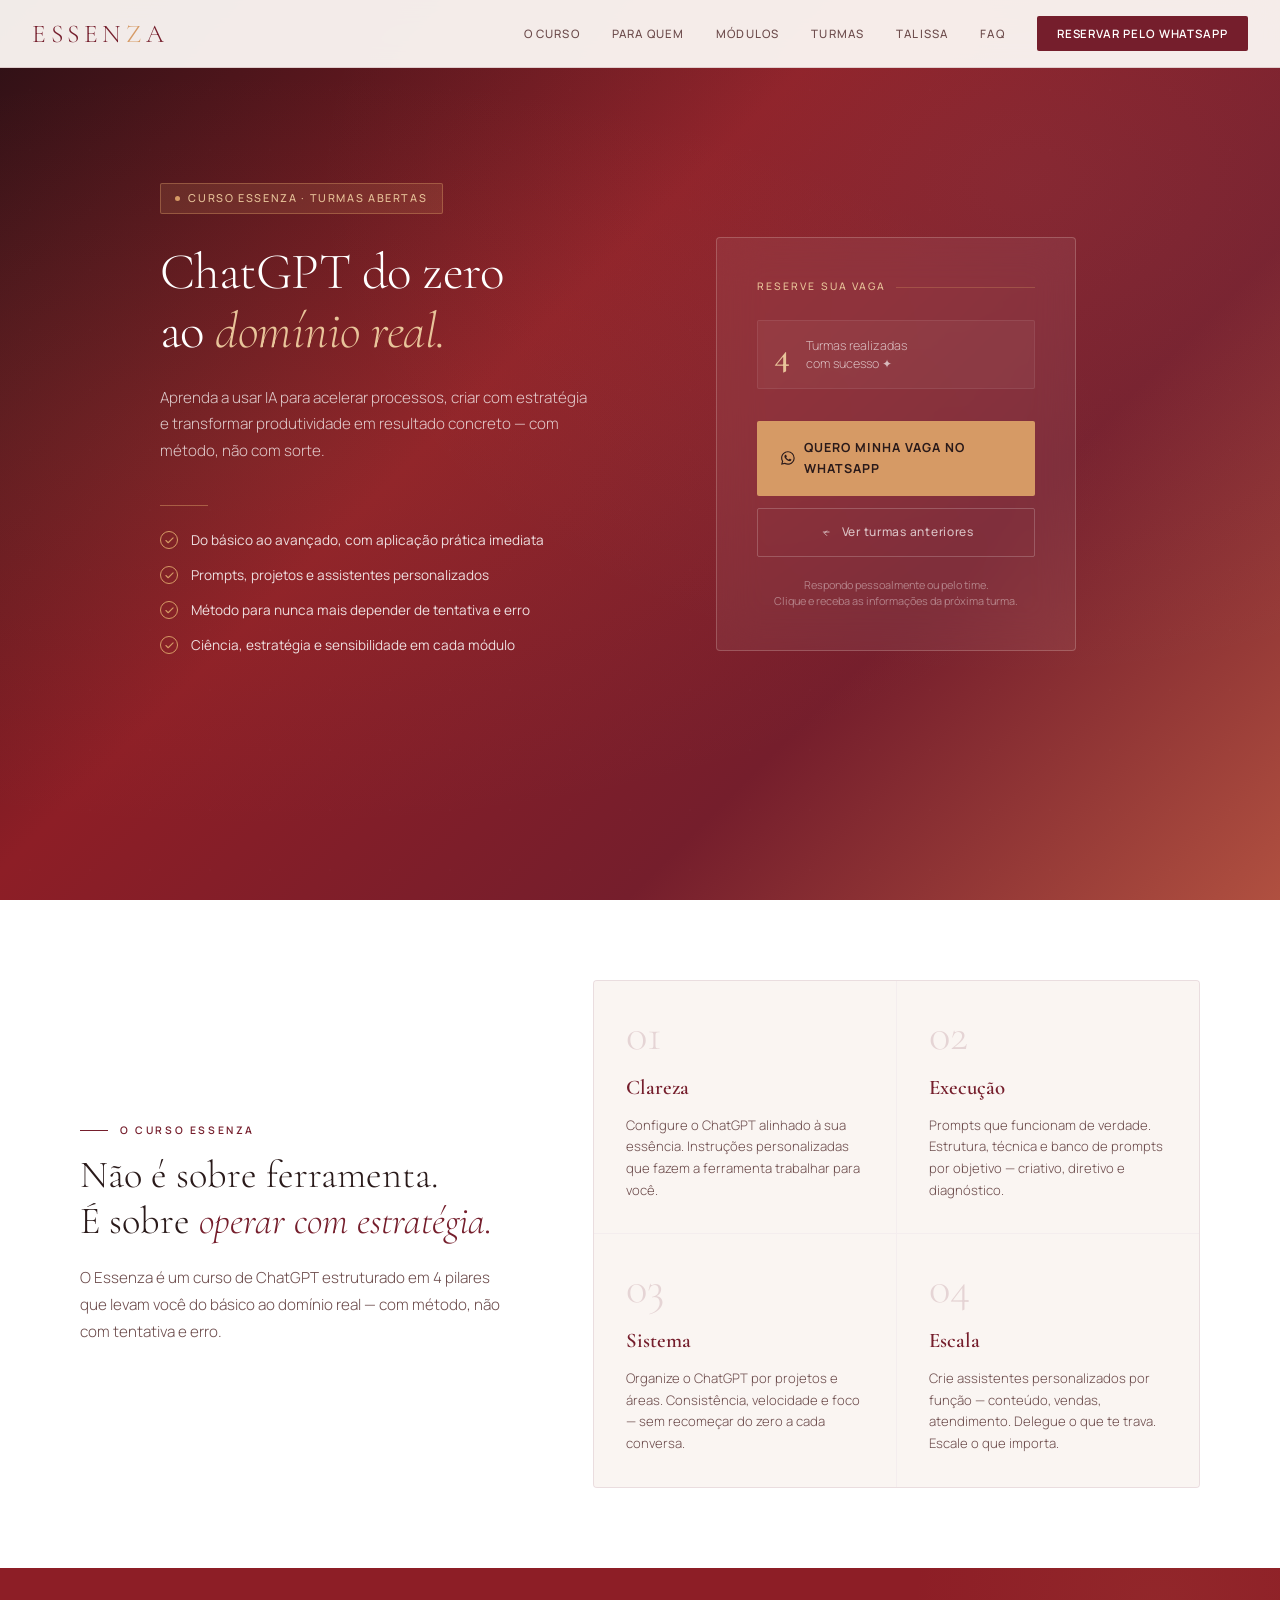
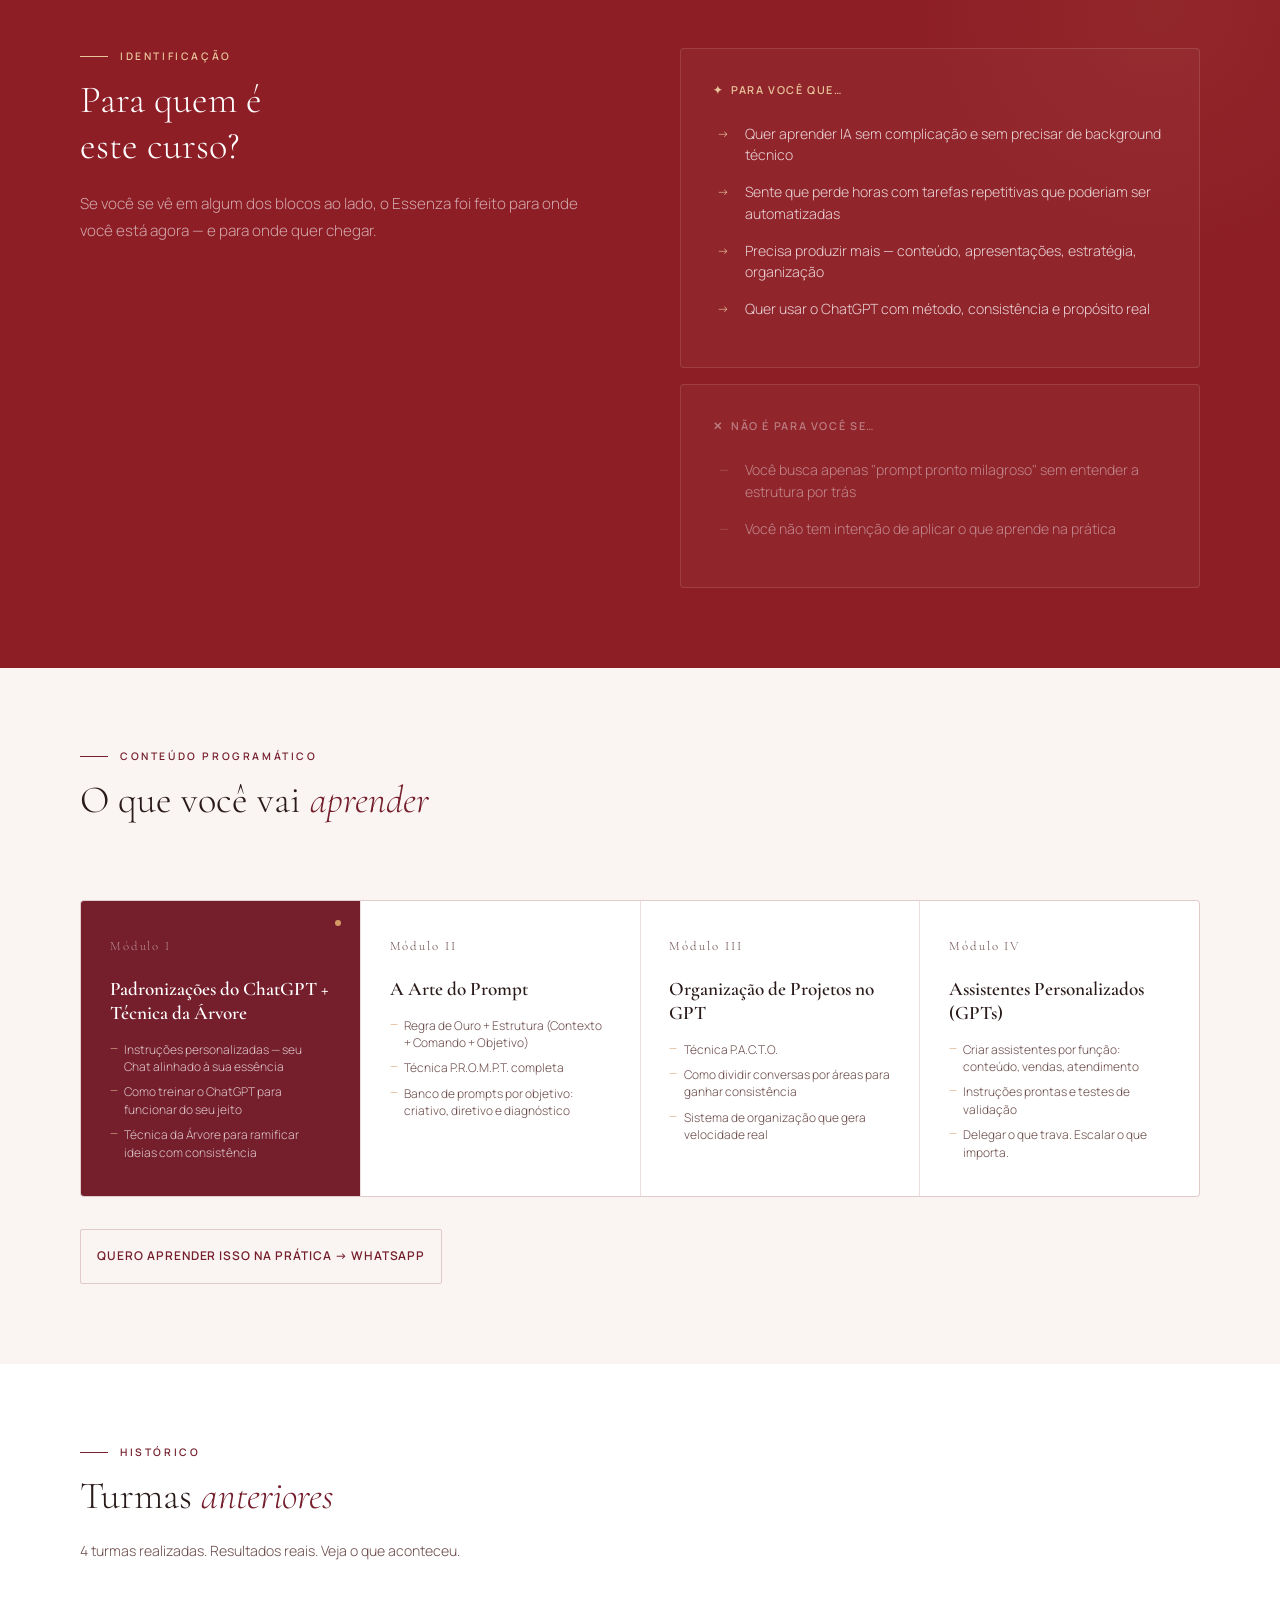
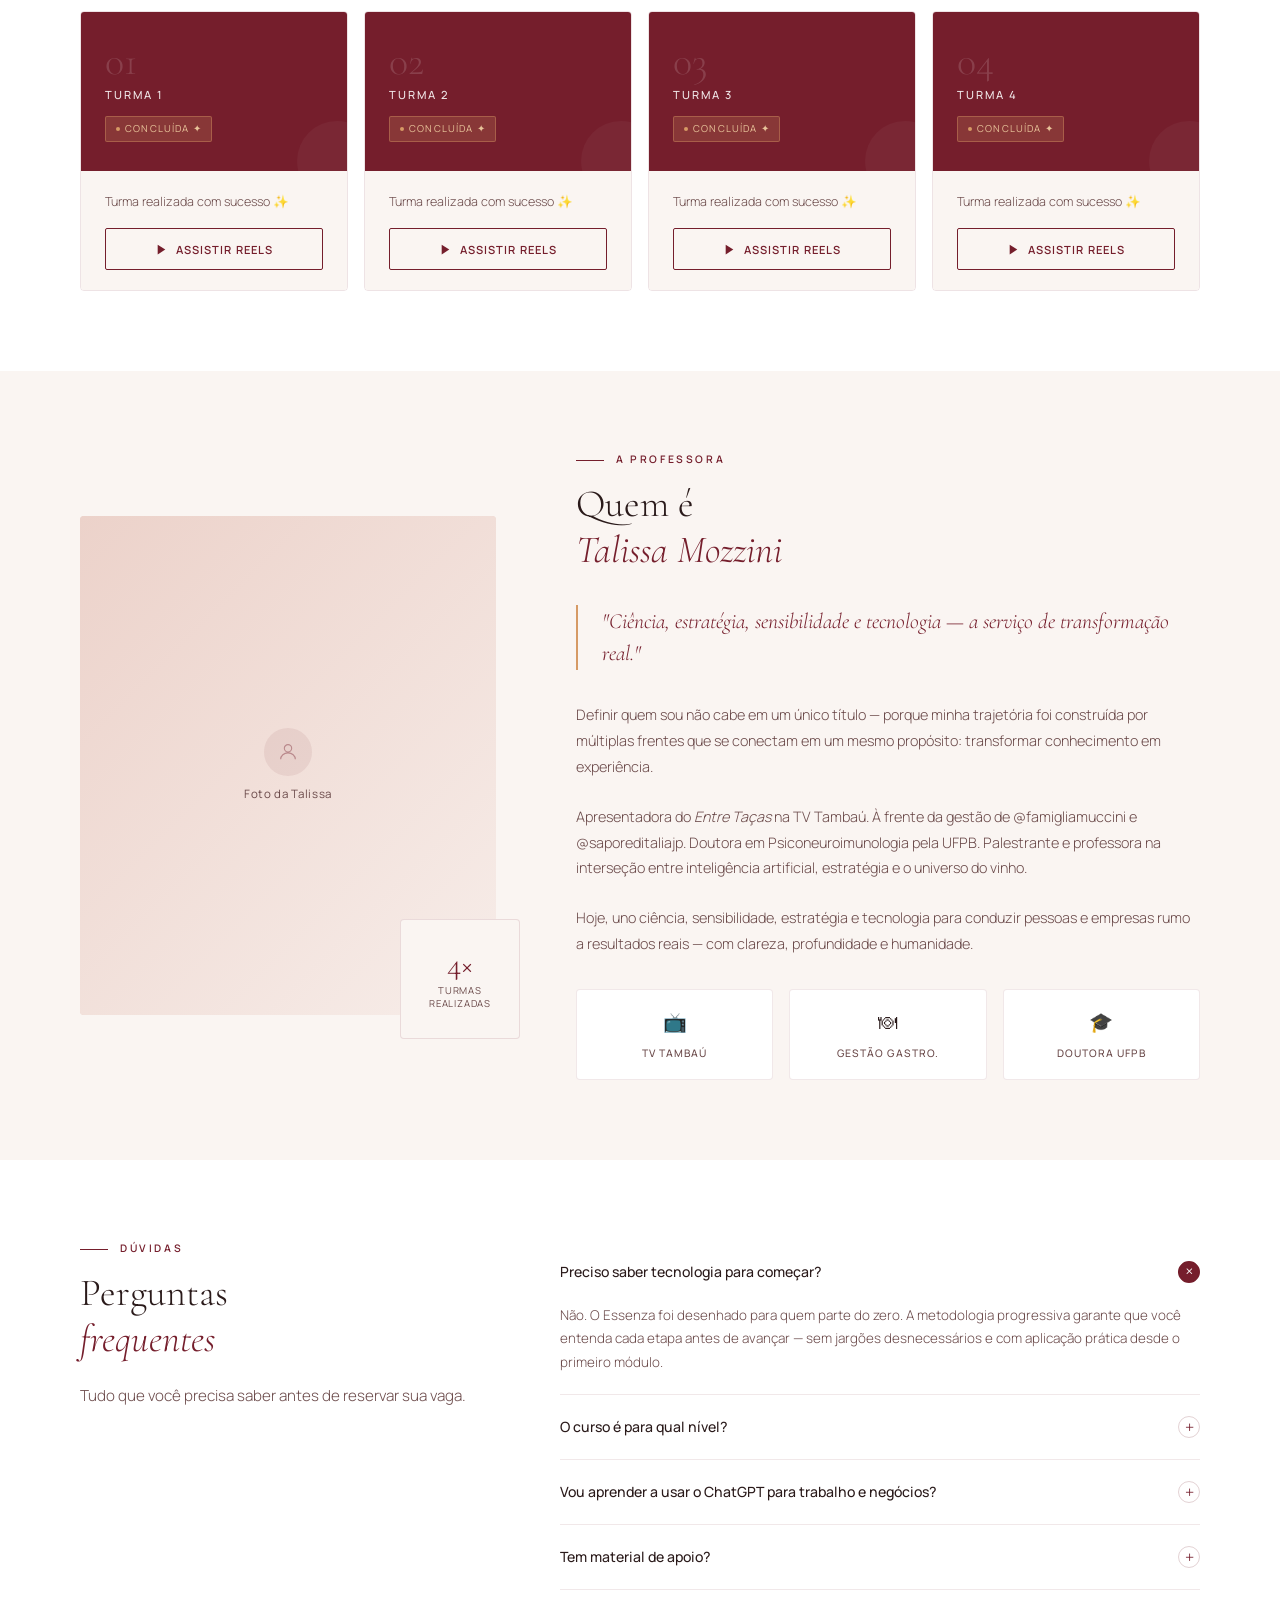
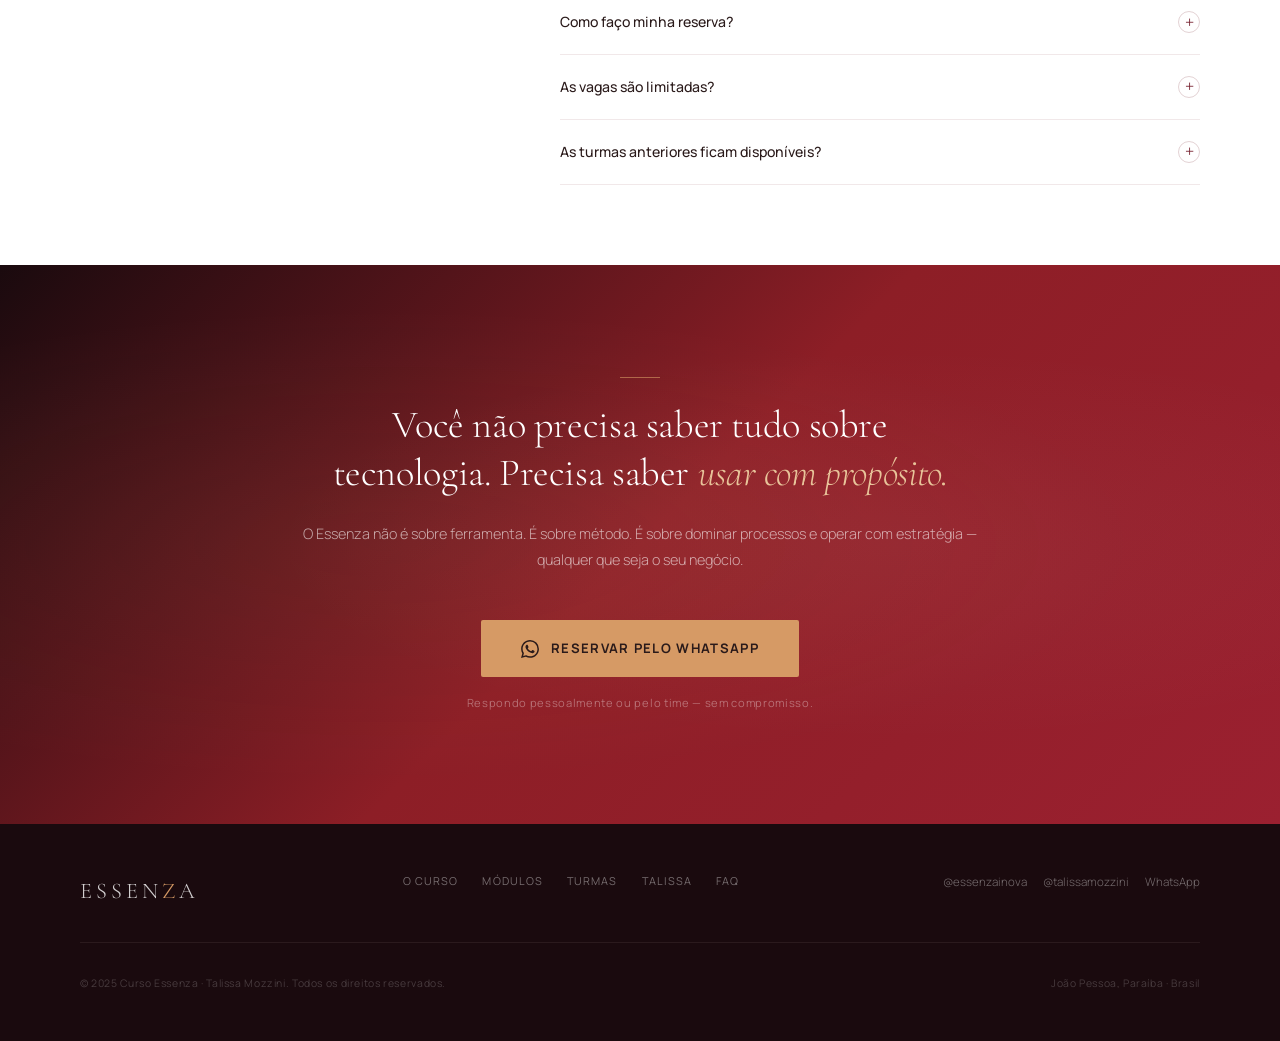
<file: index.html.html>
<!DOCTYPE html>
<html lang="pt-BR">
<head>
<meta charset="UTF-8">
<meta name="viewport" content="width=device-width, initial-scale=1.0">
<title>Curso Essenza — ChatGPT do zero ao domínio</title>
<link href="https://fonts.googleapis.com/css2?family=Cormorant+Garamond:ital,wght@0,300;0,400;0,600;1,300;1,400&family=Manrope:wght@300;400;500;600&display=swap" rel="stylesheet">
<style>
  :root {
    --bordo: #751e2c;
    --bordo-escuro: #8d1e26;
    --nude: #ecd2ca;
    --nude-claro: #f7ede9;
    --dourado: #d69a65;
    --dourado-claro: #e8c49a;
    --creme: #faf5f2;
    --texto: #2a1a1a;
    --texto-muted: #6b4a4a;
    --branco: #ffffff;
  }

  * { margin: 0; padding: 0; box-sizing: border-box; }

  html { scroll-behavior: smooth; font-size: 16px; }

  body {
    font-family: 'Manrope', sans-serif;
    background: var(--creme);
    color: var(--texto);
    line-height: 1.7;
  }

  /* ===== HEADER ===== */
  header {
    position: fixed;
    top: 0; left: 0; right: 0;
    z-index: 999;
    background: rgba(250, 245, 242, 0.96);
    backdrop-filter: blur(12px);
    border-bottom: 0.5px solid rgba(117, 30, 44, 0.15);
    padding: 0 2rem;
    height: 68px;
    display: flex;
    align-items: center;
    justify-content: space-between;
  }

  .logo {
    font-family: 'Cormorant Garamond', serif;
    font-size: 1.6rem;
    font-weight: 300;
    letter-spacing: 0.18em;
    color: var(--bordo);
    text-transform: uppercase;
  }
  .logo span { color: var(--dourado); }

  nav { display: flex; align-items: center; gap: 2rem; }
  nav a {
    font-size: 0.72rem;
    letter-spacing: 0.1em;
    text-transform: uppercase;
    color: var(--texto-muted);
    text-decoration: none;
    font-weight: 500;
    transition: color 0.2s;
  }
  nav a:hover { color: var(--bordo); }

  .btn-header {
    background: var(--bordo);
    color: white !important;
    padding: 0.5rem 1.25rem;
    border-radius: 2px;
    font-size: 0.72rem;
    letter-spacing: 0.08em;
    text-transform: uppercase;
    font-weight: 600;
    white-space: nowrap;
    transition: background 0.2s;
  }
  .btn-header:hover { background: var(--bordo-escuro) !important; }

  /* ===== HERO ===== */
  #hero {
    min-height: 100vh;
    display: grid;
    grid-template-columns: 1fr 1fr;
    background: linear-gradient(135deg, #2a1015 0%, var(--bordo-escuro) 40%, var(--bordo) 70%, #b05040 100%);
    position: relative;
    overflow: hidden;
    padding-top: 68px;
  }

  #hero::before {
    content: '';
    position: absolute;
    inset: 0;
    background-image:
      radial-gradient(ellipse at 20% 50%, rgba(214, 154, 101, 0.08) 0%, transparent 60%),
      radial-gradient(ellipse at 80% 20%, rgba(236, 210, 202, 0.06) 0%, transparent 50%);
    pointer-events: none;
  }

  /* Textura sutil */
  #hero::after {
    content: '';
    position: absolute;
    inset: 0;
    background-image: url("data:image/svg+xml,%3Csvg xmlns='http://www.w3.org/2000/svg' width='60' height='60'%3E%3Ccircle cx='30' cy='30' r='0.5' fill='rgba(255,255,255,0.03)'/%3E%3C/svg%3E");
    pointer-events: none;
  }

  .hero-left {
    display: flex;
    flex-direction: column;
    justify-content: center;
    padding: 4rem 3rem 4rem 5rem;
    position: relative;
    z-index: 1;
  }

  .hero-badge {
    display: inline-flex;
    align-items: center;
    gap: 0.5rem;
    background: rgba(214, 154, 101, 0.15);
    border: 0.5px solid rgba(214, 154, 101, 0.4);
    padding: 0.35rem 0.9rem;
    border-radius: 2px;
    margin-bottom: 1.8rem;
    width: fit-content;
  }
  .hero-badge span {
    font-size: 0.68rem;
    letter-spacing: 0.15em;
    text-transform: uppercase;
    color: var(--dourado-claro);
    font-weight: 500;
  }
  .hero-badge-dot {
    width: 5px; height: 5px;
    background: var(--dourado);
    border-radius: 50%;
    animation: pulse 2s infinite;
  }
  @keyframes pulse {
    0%, 100% { opacity: 1; transform: scale(1); }
    50% { opacity: 0.5; transform: scale(1.3); }
  }

  .hero-h1 {
    font-family: 'Cormorant Garamond', serif;
    font-size: clamp(2.4rem, 4vw, 3.6rem);
    font-weight: 300;
    color: #fff;
    line-height: 1.15;
    margin-bottom: 1.5rem;
    letter-spacing: -0.01em;
  }
  .hero-h1 em {
    font-style: italic;
    color: var(--dourado-claro);
  }

  .hero-sub {
    font-size: 0.95rem;
    color: rgba(255,255,255,0.75);
    max-width: 440px;
    line-height: 1.75;
    margin-bottom: 2.5rem;
    font-weight: 300;
  }

  .hero-bullets {
    list-style: none;
    display: flex;
    flex-direction: column;
    gap: 0.75rem;
    margin-bottom: 3rem;
  }
  .hero-bullets li {
    display: flex;
    align-items: flex-start;
    gap: 0.8rem;
    font-size: 0.85rem;
    color: rgba(255,255,255,0.85);
    font-weight: 400;
  }
  .hero-bullet-icon {
    width: 18px; height: 18px;
    min-width: 18px;
    border: 0.5px solid var(--dourado);
    border-radius: 50%;
    display: flex; align-items: center; justify-content: center;
    margin-top: 2px;
  }
  .hero-bullet-icon svg { width: 9px; height: 9px; }

  .hero-divider {
    width: 48px;
    height: 0.5px;
    background: rgba(214, 154, 101, 0.5);
    margin-bottom: 1.5rem;
  }

  .hero-right {
    display: flex;
    align-items: center;
    justify-content: center;
    padding: 4rem 5rem 4rem 2rem;
    position: relative;
    z-index: 1;
  }

  .cta-card {
    background: rgba(250, 245, 242, 0.06);
    border: 0.5px solid rgba(236, 210, 202, 0.25);
    border-radius: 4px;
    padding: 2.5rem;
    width: 100%;
    max-width: 360px;
    backdrop-filter: blur(20px);
  }

  .cta-card-label {
    font-size: 0.65rem;
    letter-spacing: 0.2em;
    text-transform: uppercase;
    color: var(--dourado-claro);
    font-weight: 500;
    margin-bottom: 1.5rem;
    display: flex;
    align-items: center;
    gap: 0.6rem;
  }
  .cta-card-label::after {
    content: '';
    flex: 1;
    height: 0.5px;
    background: rgba(214, 154, 101, 0.3);
  }

  .cta-social-proof {
    display: flex;
    align-items: center;
    gap: 1rem;
    margin-bottom: 2rem;
    padding: 1rem;
    background: rgba(255,255,255,0.04);
    border: 0.5px solid rgba(255,255,255,0.08);
    border-radius: 2px;
  }
  .social-proof-num {
    font-family: 'Cormorant Garamond', serif;
    font-size: 2.2rem;
    font-weight: 600;
    color: var(--dourado-claro);
    line-height: 1;
  }
  .social-proof-text {
    font-size: 0.78rem;
    color: rgba(255,255,255,0.65);
    line-height: 1.4;
    font-weight: 300;
  }

  .btn-primary {
    display: flex;
    align-items: center;
    justify-content: center;
    gap: 0.6rem;
    width: 100%;
    background: var(--dourado);
    color: #2a1a1a;
    padding: 1rem 1.5rem;
    border-radius: 2px;
    font-size: 0.78rem;
    font-weight: 700;
    letter-spacing: 0.08em;
    text-transform: uppercase;
    text-decoration: none;
    transition: all 0.2s;
    margin-bottom: 0.75rem;
  }
  .btn-primary:hover {
    background: var(--dourado-claro);
    transform: translateY(-1px);
  }
  .btn-primary svg { width: 16px; height: 16px; }

  .btn-secondary {
    display: flex;
    align-items: center;
    justify-content: center;
    gap: 0.6rem;
    width: 100%;
    background: transparent;
    color: rgba(255,255,255,0.7);
    padding: 0.85rem 1.5rem;
    border-radius: 2px;
    border: 0.5px solid rgba(255,255,255,0.2);
    font-size: 0.75rem;
    font-weight: 500;
    letter-spacing: 0.06em;
    text-decoration: none;
    transition: all 0.2s;
  }
  .btn-secondary:hover {
    border-color: rgba(255,255,255,0.4);
    color: #fff;
  }

  .cta-microtexto {
    font-size: 0.68rem;
    color: rgba(255,255,255,0.4);
    text-align: center;
    margin-top: 1.25rem;
    line-height: 1.5;
  }

  /* ===== SEÇÕES GERAIS ===== */
  section { padding: 5rem 5rem; }

  .section-eyebrow {
    font-size: 0.65rem;
    letter-spacing: 0.25em;
    text-transform: uppercase;
    color: var(--bordo);
    font-weight: 600;
    margin-bottom: 0.75rem;
    display: flex;
    align-items: center;
    gap: 0.75rem;
  }
  .section-eyebrow::before {
    content: '';
    width: 28px;
    height: 0.5px;
    background: var(--bordo);
  }

  .section-title {
    font-family: 'Cormorant Garamond', serif;
    font-size: clamp(2rem, 3vw, 2.8rem);
    font-weight: 300;
    color: var(--texto);
    line-height: 1.2;
    margin-bottom: 1.25rem;
  }
  .section-title em { font-style: italic; color: var(--bordo); }

  .section-desc {
    font-size: 0.95rem;
    color: var(--texto-muted);
    max-width: 560px;
    line-height: 1.8;
    font-weight: 300;
  }

  /* ===== O QUE É ===== */
  #oque {
    background: var(--branco);
    display: grid;
    grid-template-columns: 1fr 1.4fr;
    gap: 5rem;
    align-items: center;
  }

  .oque-cards {
    display: grid;
    grid-template-columns: 1fr 1fr;
    gap: 1px;
    background: rgba(117, 30, 44, 0.08);
    border: 1px solid rgba(117, 30, 44, 0.08);
    border-radius: 4px;
    overflow: hidden;
  }

  .oque-card {
    background: var(--creme);
    padding: 2rem;
    transition: background 0.2s;
  }
  .oque-card:hover { background: var(--nude-claro); }

  .oque-card-num {
    font-family: 'Cormorant Garamond', serif;
    font-size: 2.8rem;
    font-weight: 300;
    color: rgba(117, 30, 44, 0.15);
    line-height: 1;
    margin-bottom: 0.75rem;
  }

  .oque-card-title {
    font-family: 'Cormorant Garamond', serif;
    font-size: 1.3rem;
    font-weight: 600;
    color: var(--bordo);
    margin-bottom: 0.6rem;
  }

  .oque-card-text {
    font-size: 0.82rem;
    color: var(--texto-muted);
    line-height: 1.65;
    font-weight: 300;
  }

  /* ===== PARA QUEM ===== */
  #paraquem {
    background: var(--bordo-escuro);
    display: grid;
    grid-template-columns: 1fr 1fr;
    gap: 5rem;
    align-items: start;
    position: relative;
    overflow: hidden;
  }
  #paraquem::before {
    content: '';
    position: absolute;
    right: -10%;
    top: -30%;
    width: 500px; height: 500px;
    background: radial-gradient(circle, rgba(214,154,101,0.07) 0%, transparent 70%);
    pointer-events: none;
  }

  .paraquem-side .section-eyebrow { color: var(--dourado-claro); }
  .paraquem-side .section-eyebrow::before { background: var(--dourado-claro); }
  .paraquem-side .section-title { color: #fff; }
  .paraquem-side .section-desc { color: rgba(255,255,255,0.6); }

  .paraquem-bloco {
    padding: 2rem;
    border: 0.5px solid rgba(236, 210, 202, 0.15);
    border-radius: 4px;
    background: rgba(255,255,255,0.03);
  }

  .paraquem-bloco-title {
    font-size: 0.68rem;
    letter-spacing: 0.15em;
    text-transform: uppercase;
    margin-bottom: 1.5rem;
    font-weight: 600;
    display: flex;
    align-items: center;
    gap: 0.6rem;
  }
  .sim { color: var(--dourado-claro); }
  .nao { color: rgba(255,255,255,0.4); }

  .paraquem-item {
    display: flex;
    align-items: flex-start;
    gap: 0.75rem;
    margin-bottom: 1rem;
    font-size: 0.88rem;
    color: rgba(255,255,255,0.8);
    font-weight: 300;
    line-height: 1.5;
  }
  .paraquem-icon {
    font-size: 0.75rem;
    width: 20px;
    min-width: 20px;
    margin-top: 2px;
    display: flex;
    align-items: center;
    justify-content: center;
  }

  .paraquem-grid {
    display: flex;
    flex-direction: column;
    gap: 1rem;
    position: relative;
    z-index: 1;
  }

  /* ===== MÓDULOS ===== */
  #modulos {
    background: var(--creme);
  }

  .modulos-header {
    display: flex;
    flex-direction: column;
    margin-bottom: 3.5rem;
  }

  .modulos-grid {
    display: grid;
    grid-template-columns: repeat(4, 1fr);
    gap: 1px;
    background: rgba(117, 30, 44, 0.1);
    border: 1px solid rgba(117, 30, 44, 0.1);
    border-radius: 4px;
    overflow: hidden;
    margin-bottom: 2rem;
  }

  .modulo-card {
    background: var(--branco);
    padding: 2.2rem 1.8rem;
    transition: all 0.25s;
    cursor: pointer;
    position: relative;
  }
  .modulo-card:hover { background: var(--nude-claro); }
  .modulo-card.active { background: var(--bordo); }

  .modulo-num {
    font-family: 'Cormorant Garamond', serif;
    font-size: 0.8rem;
    letter-spacing: 0.15em;
    color: var(--texto-muted);
    margin-bottom: 1.2rem;
    font-weight: 300;
  }
  .modulo-card.active .modulo-num { color: rgba(255,255,255,0.5); }

  .modulo-titulo {
    font-family: 'Cormorant Garamond', serif;
    font-size: 1.2rem;
    font-weight: 600;
    color: var(--texto);
    line-height: 1.25;
    margin-bottom: 1rem;
  }
  .modulo-card.active .modulo-titulo { color: #fff; }

  .modulo-bullets {
    list-style: none;
    display: flex;
    flex-direction: column;
    gap: 0.5rem;
  }
  .modulo-bullets li {
    font-size: 0.75rem;
    color: var(--texto-muted);
    font-weight: 300;
    padding-left: 0.9rem;
    position: relative;
    line-height: 1.45;
  }
  .modulo-bullets li::before {
    content: '—';
    position: absolute;
    left: 0;
    color: var(--dourado);
    font-size: 0.65rem;
  }
  .modulo-card.active .modulo-bullets li { color: rgba(255,255,255,0.75); }
  .modulo-card.active .modulo-bullets li::before { color: var(--dourado-claro); }

  .modulo-tag {
    position: absolute;
    top: 1.2rem; right: 1.2rem;
    width: 6px; height: 6px;
    background: var(--dourado);
    border-radius: 50%;
    opacity: 0;
    transition: opacity 0.2s;
  }
  .modulo-card.active .modulo-tag { opacity: 1; }

  .modulo-cta-inline {
    display: flex;
    align-items: center;
    justify-content: center;
    gap: 0.6rem;
    padding: 1rem;
    border: 0.5px solid rgba(117, 30, 44, 0.2);
    border-radius: 2px;
    background: transparent;
    font-size: 0.75rem;
    letter-spacing: 0.08em;
    text-transform: uppercase;
    color: var(--bordo);
    font-weight: 600;
    text-decoration: none;
    transition: all 0.2s;
    width: fit-content;
  }
  .modulo-cta-inline:hover {
    background: var(--bordo);
    color: #fff;
  }

  /* ===== TURMAS ===== */
  #turmas {
    background: var(--branco);
  }

  .turmas-header {
    margin-bottom: 3rem;
    display: flex;
    align-items: flex-end;
    justify-content: space-between;
  }

  .turmas-grid {
    display: grid;
    grid-template-columns: repeat(4, 1fr);
    gap: 1rem;
  }

  .turma-card {
    border: 0.5px solid rgba(117, 30, 44, 0.12);
    border-radius: 4px;
    overflow: hidden;
    transition: all 0.25s;
  }
  .turma-card:hover {
    border-color: var(--bordo);
    transform: translateY(-2px);
    box-shadow: 0 8px 32px rgba(117, 30, 44, 0.08);
  }

  .turma-card-top {
    background: var(--bordo);
    padding: 1.8rem 1.5rem;
    position: relative;
    overflow: hidden;
  }
  .turma-card-top::after {
    content: '';
    position: absolute;
    bottom: -30px; right: -30px;
    width: 80px; height: 80px;
    border-radius: 50%;
    background: rgba(255,255,255,0.04);
  }

  .turma-num {
    font-family: 'Cormorant Garamond', serif;
    font-size: 2.5rem;
    font-weight: 300;
    color: rgba(255,255,255,0.15);
    line-height: 1;
    margin-bottom: 0.25rem;
  }
  .turma-label {
    font-size: 0.7rem;
    letter-spacing: 0.18em;
    text-transform: uppercase;
    color: rgba(255,255,255,0.9);
    font-weight: 500;
  }

  .turma-badge {
    display: inline-flex;
    align-items: center;
    gap: 0.35rem;
    background: rgba(214, 154, 101, 0.2);
    border: 0.5px solid rgba(214, 154, 101, 0.4);
    padding: 0.25rem 0.6rem;
    border-radius: 2px;
    margin-top: 0.75rem;
  }
  .turma-badge span {
    font-size: 0.6rem;
    letter-spacing: 0.12em;
    text-transform: uppercase;
    color: var(--dourado-claro);
  }
  .turma-badge-dot { width: 4px; height: 4px; background: var(--dourado); border-radius: 50%; }

  .turma-card-bottom {
    padding: 1.25rem 1.5rem;
    background: var(--creme);
  }
  .turma-sub {
    font-size: 0.78rem;
    color: var(--texto-muted);
    font-weight: 300;
    margin-bottom: 1rem;
  }

  .btn-turma {
    display: flex;
    align-items: center;
    justify-content: center;
    gap: 0.5rem;
    width: 100%;
    padding: 0.65rem;
    background: transparent;
    border: 0.5px solid var(--bordo);
    border-radius: 2px;
    font-size: 0.7rem;
    font-weight: 600;
    letter-spacing: 0.1em;
    text-transform: uppercase;
    color: var(--bordo);
    text-decoration: none;
    transition: all 0.2s;
  }
  .btn-turma:hover {
    background: var(--bordo);
    color: #fff;
  }
  .btn-turma svg { width: 13px; height: 13px; }

  /* ===== TALISSA ===== */
  #talissa {
    background: var(--creme);
    display: grid;
    grid-template-columns: 1fr 1.5fr;
    gap: 5rem;
    align-items: center;
  }

  .talissa-img-container {
    position: relative;
  }
  .talissa-img-placeholder {
    width: 100%;
    padding-top: 120%;
    background: var(--nude);
    border-radius: 4px;
    position: relative;
    overflow: hidden;
  }
  .talissa-img-placeholder::after {
    content: '';
    position: absolute;
    inset: 0;
    background: linear-gradient(135deg, var(--nude) 0%, var(--nude-claro) 100%);
  }
  .talissa-img-inner {
    position: absolute;
    inset: 0;
    display: flex;
    align-items: center;
    justify-content: center;
    z-index: 1;
    flex-direction: column;
    gap: 0.5rem;
  }
  .talissa-img-icon {
    width: 48px; height: 48px;
    border-radius: 50%;
    background: rgba(117, 30, 44, 0.08);
    display: flex;
    align-items: center;
    justify-content: center;
  }
  .talissa-img-inner p {
    font-size: 0.72rem;
    color: var(--texto-muted);
    letter-spacing: 0.06em;
  }

  .talissa-ornamento {
    position: absolute;
    bottom: -1.5rem;
    right: -1.5rem;
    width: 120px; height: 120px;
    border: 0.5px solid rgba(117, 30, 44, 0.12);
    border-radius: 4px;
    background: var(--creme);
    display: flex;
    align-items: center;
    justify-content: center;
    flex-direction: column;
    gap: 0.25rem;
    padding: 1rem;
    z-index: 2;
  }
  .talissa-ornamento-num {
    font-family: 'Cormorant Garamond', serif;
    font-size: 2rem;
    font-weight: 300;
    color: var(--bordo);
    line-height: 1;
  }
  .talissa-ornamento-text {
    font-size: 0.6rem;
    letter-spacing: 0.08em;
    text-transform: uppercase;
    color: var(--texto-muted);
    text-align: center;
    line-height: 1.4;
  }

  .talissa-content .section-desc {
    max-width: 100%;
    font-size: 0.9rem;
    margin-bottom: 1.5rem;
  }

  .talissa-quote {
    font-family: 'Cormorant Garamond', serif;
    font-size: 1.35rem;
    font-style: italic;
    font-weight: 300;
    color: var(--bordo);
    line-height: 1.5;
    padding-left: 1.5rem;
    border-left: 2px solid var(--dourado);
    margin: 2rem 0;
  }

  .talissa-credenciais {
    display: flex;
    gap: 1rem;
    margin-top: 2rem;
  }
  .credencial {
    flex: 1;
    padding: 1rem;
    background: var(--branco);
    border: 0.5px solid rgba(117, 30, 44, 0.1);
    border-radius: 4px;
    text-align: center;
  }
  .credencial-icon {
    font-size: 1.2rem;
    margin-bottom: 0.4rem;
  }
  .credencial-label {
    font-size: 0.65rem;
    letter-spacing: 0.1em;
    text-transform: uppercase;
    color: var(--texto-muted);
    font-weight: 500;
  }

  /* ===== FAQ ===== */
  #faq {
    background: var(--branco);
    display: grid;
    grid-template-columns: 1fr 1.6fr;
    gap: 5rem;
    align-items: start;
  }

  .faq-list {
    display: flex;
    flex-direction: column;
    gap: 0;
  }

  .faq-item {
    border-bottom: 0.5px solid rgba(117, 30, 44, 0.1);
  }

  .faq-question {
    display: flex;
    align-items: center;
    justify-content: space-between;
    gap: 1rem;
    padding: 1.25rem 0;
    cursor: pointer;
    font-size: 0.88rem;
    font-weight: 500;
    color: var(--texto);
    transition: color 0.2s;
    user-select: none;
  }
  .faq-question:hover { color: var(--bordo); }

  .faq-icon {
    width: 22px; height: 22px;
    min-width: 22px;
    border: 0.5px solid rgba(117, 30, 44, 0.2);
    border-radius: 50%;
    display: flex;
    align-items: center;
    justify-content: center;
    transition: all 0.3s;
    color: var(--bordo);
    font-size: 1rem;
    font-weight: 300;
  }
  .faq-item.open .faq-icon {
    background: var(--bordo);
    color: #fff;
    transform: rotate(45deg);
  }

  .faq-answer {
    max-height: 0;
    overflow: hidden;
    transition: max-height 0.35s ease, padding 0.2s;
    font-size: 0.84rem;
    color: var(--texto-muted);
    line-height: 1.75;
    font-weight: 300;
  }
  .faq-item.open .faq-answer {
    max-height: 200px;
    padding-bottom: 1.25rem;
  }

  /* ===== CTA FINAL ===== */
  #cta-final {
    background: linear-gradient(135deg, #1a0a0e 0%, var(--bordo-escuro) 50%, #9b2030 100%);
    text-align: center;
    padding: 7rem 5rem;
    position: relative;
    overflow: hidden;
  }
  #cta-final::before {
    content: '';
    position: absolute;
    inset: 0;
    background-image:
      radial-gradient(ellipse at 30% 50%, rgba(214, 154, 101, 0.07) 0%, transparent 60%),
      radial-gradient(ellipse at 70% 50%, rgba(236, 210, 202, 0.05) 0%, transparent 50%);
  }

  .cta-final-inner {
    position: relative;
    z-index: 1;
    max-width: 680px;
    margin: 0 auto;
  }

  .cta-final-divider {
    width: 40px;
    height: 0.5px;
    background: rgba(214, 154, 101, 0.6);
    margin: 0 auto 1.5rem;
  }

  .cta-final-h2 {
    font-family: 'Cormorant Garamond', serif;
    font-size: clamp(1.8rem, 3vw, 2.8rem);
    font-weight: 300;
    color: #fff;
    line-height: 1.25;
    margin-bottom: 1.5rem;
    letter-spacing: -0.01em;
  }
  .cta-final-h2 em { font-style: italic; color: var(--dourado-claro); }

  .cta-final-sub {
    font-size: 0.9rem;
    color: rgba(255,255,255,0.6);
    line-height: 1.75;
    margin-bottom: 3rem;
    font-weight: 300;
  }

  .cta-final-btns {
    display: flex;
    flex-direction: column;
    align-items: center;
    gap: 0.75rem;
  }

  .btn-final {
    display: inline-flex;
    align-items: center;
    gap: 0.75rem;
    background: var(--dourado);
    color: #2a1a1a;
    padding: 1.1rem 2.5rem;
    border-radius: 2px;
    font-size: 0.82rem;
    font-weight: 700;
    letter-spacing: 0.1em;
    text-transform: uppercase;
    text-decoration: none;
    transition: all 0.2s;
  }
  .btn-final:hover {
    background: var(--dourado-claro);
    transform: translateY(-1px);
  }
  .btn-final svg { width: 16px; height: 16px; }

  .cta-final-micro {
    font-size: 0.7rem;
    color: rgba(255,255,255,0.35);
    letter-spacing: 0.06em;
    margin-top: 0.25rem;
  }

  /* ===== FOOTER ===== */
  footer {
    background: #1a0a0e;
    padding: 3rem 5rem;
    display: flex;
    flex-direction: column;
    gap: 2rem;
  }

  .footer-top {
    display: flex;
    align-items: flex-start;
    justify-content: space-between;
    padding-bottom: 2rem;
    border-bottom: 0.5px solid rgba(236, 210, 202, 0.08);
  }

  .footer-logo {
    font-family: 'Cormorant Garamond', serif;
    font-size: 1.4rem;
    font-weight: 300;
    letter-spacing: 0.18em;
    color: rgba(255,255,255,0.8);
    text-transform: uppercase;
  }
  .footer-logo span { color: var(--dourado); }

  .footer-links {
    display: flex;
    gap: 1.5rem;
  }
  .footer-links a {
    font-size: 0.68rem;
    letter-spacing: 0.1em;
    text-transform: uppercase;
    color: rgba(255,255,255,0.4);
    text-decoration: none;
    transition: color 0.2s;
  }
  .footer-links a:hover { color: var(--dourado-claro); }

  .footer-social {
    display: flex;
    gap: 1rem;
  }
  .footer-social a {
    font-size: 0.72rem;
    color: rgba(255,255,255,0.4);
    text-decoration: none;
    font-weight: 300;
    transition: color 0.2s;
  }
  .footer-social a:hover { color: var(--dourado-claro); }

  .footer-bottom {
    display: flex;
    justify-content: space-between;
    align-items: center;
  }
  .footer-copy {
    font-size: 0.65rem;
    color: rgba(255,255,255,0.2);
    letter-spacing: 0.06em;
  }

  /* ===== MOBILE CTA FIXO ===== */
  .mobile-cta {
    display: none;
    position: fixed;
    bottom: 0; left: 0; right: 0;
    background: var(--bordo);
    z-index: 998;
    padding: 0.85rem 1.5rem;
  }
  .mobile-cta a {
    display: flex;
    align-items: center;
    justify-content: center;
    gap: 0.5rem;
    color: #fff;
    font-size: 0.78rem;
    font-weight: 700;
    letter-spacing: 0.08em;
    text-transform: uppercase;
    text-decoration: none;
  }

  /* ===== SCROLLBAR ===== */
  ::-webkit-scrollbar { width: 4px; }
  ::-webkit-scrollbar-track { background: var(--creme); }
  ::-webkit-scrollbar-thumb { background: rgba(117, 30, 44, 0.25); border-radius: 2px; }

  /* ===== RESPONSIVE ===== */
  @media (max-width: 1100px) {
    section { padding: 4rem 3rem; }
    #hero { grid-template-columns: 1fr; padding: 6rem 3rem 4rem; }
    .hero-right { padding: 2rem 0 0; justify-content: flex-start; }
    .cta-card { max-width: 100%; }
    #oque { grid-template-columns: 1fr; }
    #paraquem { grid-template-columns: 1fr; }
    #talissa { grid-template-columns: 1fr; }
    #faq { grid-template-columns: 1fr; }
    .modulos-grid { grid-template-columns: 1fr 1fr; }
    .turmas-grid { grid-template-columns: 1fr 1fr; }
    nav { display: none; }
    .mobile-cta { display: block; }
  }

  @media (max-width: 640px) {
    section { padding: 3.5rem 1.5rem; }
    #hero { padding: 5rem 1.5rem 4rem; }
    header { padding: 0 1.5rem; }
    .modulos-grid { grid-template-columns: 1fr; }
    .turmas-grid { grid-template-columns: 1fr 1fr; }
    .oque-cards { grid-template-columns: 1fr; }
    .talissa-credenciais { flex-direction: column; }
    footer { padding: 2.5rem 1.5rem; }
    .footer-top { flex-direction: column; gap: 1.5rem; }
    .footer-bottom { flex-direction: column; gap: 0.75rem; }
    .turmas-header { flex-direction: column; align-items: flex-start; gap: 1rem; }
  }
</style>
</head>
<body>

<!-- HEADER -->
<header>
  <div class="logo">Essen<span>z</span>a</div>
  <nav>
    <a href="#oque">O Curso</a>
    <a href="#paraquem">Para quem</a>
    <a href="#modulos">Módulos</a>
    <a href="#turmas">Turmas</a>
    <a href="#talissa">Talissa</a>
    <a href="#faq">FAQ</a>
    <a href="https://wa.me/83998850124" class="btn-header">Reservar pelo WhatsApp</a>
  </nav>
</header>

<!-- HERO -->
<section id="hero">
  <div class="hero-left">
    <div class="hero-badge">
      <div class="hero-badge-dot"></div>
      <span>Curso Essenza · Turmas Abertas</span>
    </div>

    <h1 class="hero-h1">
      ChatGPT do zero<br>ao <em>domínio real.</em>
    </h1>

    <p class="hero-sub">Aprenda a usar IA para acelerar processos, criar com estratégia e transformar produtividade em resultado concreto — com método, não com sorte.</p>

    <div class="hero-divider"></div>

    <ul class="hero-bullets">
      <li>
        <div class="hero-bullet-icon">
          <svg viewBox="0 0 10 8" fill="none" xmlns="http://www.w3.org/2000/svg">
            <path d="M1 4L3.5 6.5L9 1" stroke="#D69A65" stroke-width="1.2" stroke-linecap="round" stroke-linejoin="round"/>
          </svg>
        </div>
        Do básico ao avançado, com aplicação prática imediata
      </li>
      <li>
        <div class="hero-bullet-icon">
          <svg viewBox="0 0 10 8" fill="none" xmlns="http://www.w3.org/2000/svg">
            <path d="M1 4L3.5 6.5L9 1" stroke="#D69A65" stroke-width="1.2" stroke-linecap="round" stroke-linejoin="round"/>
          </svg>
        </div>
        Prompts, projetos e assistentes personalizados
      </li>
      <li>
        <div class="hero-bullet-icon">
          <svg viewBox="0 0 10 8" fill="none" xmlns="http://www.w3.org/2000/svg">
            <path d="M1 4L3.5 6.5L9 1" stroke="#D69A65" stroke-width="1.2" stroke-linecap="round" stroke-linejoin="round"/>
          </svg>
        </div>
        Método para nunca mais depender de tentativa e erro
      </li>
      <li>
        <div class="hero-bullet-icon">
          <svg viewBox="0 0 10 8" fill="none" xmlns="http://www.w3.org/2000/svg">
            <path d="M1 4L3.5 6.5L9 1" stroke="#D69A65" stroke-width="1.2" stroke-linecap="round" stroke-linejoin="round"/>
          </svg>
        </div>
        Ciência, estratégia e sensibilidade em cada módulo
      </li>
    </ul>
  </div>

  <div class="hero-right">
    <div class="cta-card">
      <div class="cta-card-label">Reserve sua vaga</div>

      <div class="cta-social-proof">
        <div class="social-proof-num">4</div>
        <div class="social-proof-text">Turmas realizadas<br>com sucesso ✦</div>
      </div>

      <a href="https://wa.me/83998850124" class="btn-primary">
        <svg viewBox="0 0 24 24" fill="currentColor" xmlns="http://www.w3.org/2000/svg">
          <path d="M17.472 14.382c-.297-.149-1.758-.867-2.03-.967-.273-.099-.471-.148-.67.15-.197.297-.767.966-.94 1.164-.173.199-.347.223-.644.075-.297-.15-1.255-.463-2.39-1.475-.883-.788-1.48-1.761-1.653-2.059-.173-.297-.018-.458.13-.606.134-.133.298-.347.446-.52.149-.174.198-.298.298-.497.099-.198.05-.371-.025-.52-.075-.149-.669-1.612-.916-2.207-.242-.579-.487-.5-.669-.51-.173-.008-.371-.01-.57-.01-.198 0-.52.074-.792.372-.272.297-1.04 1.016-1.04 2.479 0 1.462 1.065 2.875 1.213 3.074.149.198 2.096 3.2 5.077 4.487.709.306 1.262.489 1.694.625.712.227 1.36.195 1.871.118.571-.085 1.758-.719 2.006-1.413.248-.694.248-1.289.173-1.413-.074-.124-.272-.198-.57-.347m-5.421 7.403h-.004a9.87 9.87 0 01-5.031-1.378l-.361-.214-3.741.982.998-3.648-.235-.374a9.86 9.86 0 01-1.51-5.26c.001-5.45 4.436-9.884 9.888-9.884 2.64 0 5.122 1.03 6.988 2.898a9.825 9.825 0 012.893 6.994c-.003 5.45-4.437 9.884-9.885 9.884m8.413-18.297A11.815 11.815 0 0012.05 0C5.495 0 .16 5.335.157 11.892c0 2.096.547 4.142 1.588 5.945L.057 24l6.305-1.654a11.882 11.882 0 005.683 1.448h.005c6.554 0 11.89-5.335 11.893-11.893a11.821 11.821 0 00-3.48-8.413z"/>
        </svg>
        Quero minha vaga no WhatsApp
      </a>

      <a href="#turmas" class="btn-secondary">
        <svg viewBox="0 0 24 24" fill="none" stroke="currentColor" stroke-width="1.5" xmlns="http://www.w3.org/2000/svg" style="width:14px;height:14px">
          <path d="M15 10l-4 4l4 4" stroke-linecap="round" stroke-linejoin="round"/>
          <path d="M19 12H9" stroke-linecap="round"/>
        </svg>
        Ver turmas anteriores
      </a>

      <p class="cta-microtexto">Respondo pessoalmente ou pelo time.<br>Clique e receba as informações da próxima turma.</p>
    </div>
  </div>
</section>

<!-- O QUE É -->
<section id="oque">
  <div>
    <div class="section-eyebrow">O Curso Essenza</div>
    <h2 class="section-title">Não é sobre ferramenta.<br>É sobre <em>operar com estratégia.</em></h2>
    <p class="section-desc">O Essenza é um curso de ChatGPT estruturado em 4 pilares que levam você do básico ao domínio real — com método, não com tentativa e erro.</p>
  </div>
  <div class="oque-cards">
    <div class="oque-card">
      <div class="oque-card-num">01</div>
      <div class="oque-card-title">Clareza</div>
      <p class="oque-card-text">Configure o ChatGPT alinhado à sua essência. Instruções personalizadas que fazem a ferramenta trabalhar para você.</p>
    </div>
    <div class="oque-card">
      <div class="oque-card-num">02</div>
      <div class="oque-card-title">Execução</div>
      <p class="oque-card-text">Prompts que funcionam de verdade. Estrutura, técnica e banco de prompts por objetivo — criativo, diretivo e diagnóstico.</p>
    </div>
    <div class="oque-card">
      <div class="oque-card-num">03</div>
      <div class="oque-card-title">Sistema</div>
      <p class="oque-card-text">Organize o ChatGPT por projetos e áreas. Consistência, velocidade e foco — sem recomeçar do zero a cada conversa.</p>
    </div>
    <div class="oque-card">
      <div class="oque-card-num">04</div>
      <div class="oque-card-title">Escala</div>
      <p class="oque-card-text">Crie assistentes personalizados por função — conteúdo, vendas, atendimento. Delegue o que te trava. Escale o que importa.</p>
    </div>
  </div>
</section>

<!-- PARA QUEM -->
<section id="paraquem">
  <div class="paraquem-side">
    <div class="section-eyebrow">Identificação</div>
    <h2 class="section-title">Para quem é<br>este curso?</h2>
    <p class="section-desc">Se você se vê em algum dos blocos ao lado, o Essenza foi feito para onde você está agora — e para onde quer chegar.</p>
  </div>

  <div class="paraquem-grid">
    <div class="paraquem-bloco">
      <div class="paraquem-bloco-title sim">✦ &nbsp;Para você que…</div>
      <div class="paraquem-item">
        <div class="paraquem-icon" style="color: var(--dourado-claro);">→</div>
        Quer aprender IA sem complicação e sem precisar de background técnico
      </div>
      <div class="paraquem-item">
        <div class="paraquem-icon" style="color: var(--dourado-claro);">→</div>
        Sente que perde horas com tarefas repetitivas que poderiam ser automatizadas
      </div>
      <div class="paraquem-item">
        <div class="paraquem-icon" style="color: var(--dourado-claro);">→</div>
        Precisa produzir mais — conteúdo, apresentações, estratégia, organização
      </div>
      <div class="paraquem-item">
        <div class="paraquem-icon" style="color: var(--dourado-claro);">→</div>
        Quer usar o ChatGPT com método, consistência e propósito real
      </div>
    </div>

    <div class="paraquem-bloco">
      <div class="paraquem-bloco-title nao">✕ &nbsp;Não é para você se…</div>
      <div class="paraquem-item" style="color: rgba(255,255,255,0.45);">
        <div class="paraquem-icon" style="color: rgba(255,255,255,0.25);">—</div>
        Você busca apenas "prompt pronto milagroso" sem entender a estrutura por trás
      </div>
      <div class="paraquem-item" style="color: rgba(255,255,255,0.45);">
        <div class="paraquem-icon" style="color: rgba(255,255,255,0.25);">—</div>
        Você não tem intenção de aplicar o que aprende na prática
      </div>
    </div>
  </div>
</section>

<!-- MÓDULOS -->
<section id="modulos">
  <div class="modulos-header">
    <div>
      <div class="section-eyebrow">Conteúdo programático</div>
      <h2 class="section-title">O que você vai <em>aprender</em></h2>
    </div>
  </div>

  <div class="modulos-grid">
    <div class="modulo-card active" onclick="setModulo(this)">
      <div class="modulo-tag"></div>
      <div class="modulo-num">Módulo I</div>
      <div class="modulo-titulo">Padronizações do ChatGPT + Técnica da Árvore</div>
      <ul class="modulo-bullets">
        <li>Instruções personalizadas — seu Chat alinhado à sua essência</li>
        <li>Como treinar o ChatGPT para funcionar do seu jeito</li>
        <li>Técnica da Árvore para ramificar ideias com consistência</li>
      </ul>
    </div>

    <div class="modulo-card" onclick="setModulo(this)">
      <div class="modulo-tag"></div>
      <div class="modulo-num">Módulo II</div>
      <div class="modulo-titulo">A Arte do Prompt</div>
      <ul class="modulo-bullets">
        <li>Regra de Ouro + Estrutura (Contexto + Comando + Objetivo)</li>
        <li>Técnica P.R.O.M.P.T. completa</li>
        <li>Banco de prompts por objetivo: criativo, diretivo e diagnóstico</li>
      </ul>
    </div>

    <div class="modulo-card" onclick="setModulo(this)">
      <div class="modulo-tag"></div>
      <div class="modulo-num">Módulo III</div>
      <div class="modulo-titulo">Organização de Projetos no GPT</div>
      <ul class="modulo-bullets">
        <li>Técnica P.A.C.T.O.</li>
        <li>Como dividir conversas por áreas para ganhar consistência</li>
        <li>Sistema de organização que gera velocidade real</li>
      </ul>
    </div>

    <div class="modulo-card" onclick="setModulo(this)">
      <div class="modulo-tag"></div>
      <div class="modulo-num">Módulo IV</div>
      <div class="modulo-titulo">Assistentes Personalizados (GPTs)</div>
      <ul class="modulo-bullets">
        <li>Criar assistentes por função: conteúdo, vendas, atendimento</li>
        <li>Instruções prontas e testes de validação</li>
        <li>Delegar o que trava. Escalar o que importa.</li>
      </ul>
    </div>
  </div>

  <a href="https://wa.me/83998850124" class="modulo-cta-inline">
    Quero aprender isso na prática → WhatsApp
  </a>
</section>

<!-- TURMAS ANTERIORES -->
<section id="turmas">
  <div class="turmas-header">
    <div>
      <div class="section-eyebrow">Histórico</div>
      <h2 class="section-title">Turmas <em>anteriores</em></h2>
      <p style="font-size:0.88rem; color:var(--texto-muted); font-weight:300; margin-top:0.5rem;">4 turmas realizadas. Resultados reais. Veja o que aconteceu.</p>
    </div>
  </div>

  <div class="turmas-grid">
    <div class="turma-card">
      <div class="turma-card-top">
        <div class="turma-num">01</div>
        <div class="turma-label">Turma 1</div>
        <div class="turma-badge">
          <div class="turma-badge-dot"></div>
          <span>Concluída ✦</span>
        </div>
      </div>
      <div class="turma-card-bottom">
        <p class="turma-sub">Turma realizada com sucesso ✨</p>
        <a href="https://www.instagram.com/reel/DN3nSGk3meo/" target="_blank" class="btn-turma">
          <svg viewBox="0 0 24 24" fill="none" stroke="currentColor" stroke-width="1.5" xmlns="http://www.w3.org/2000/svg">
            <polygon points="5 3 19 12 5 21 5 3" fill="currentColor" stroke="none"/>
          </svg>
          Assistir Reels
        </a>
      </div>
    </div>

    <div class="turma-card">
      <div class="turma-card-top">
        <div class="turma-num">02</div>
        <div class="turma-label">Turma 2</div>
        <div class="turma-badge">
          <div class="turma-badge-dot"></div>
          <span>Concluída ✦</span>
        </div>
      </div>
      <div class="turma-card-bottom">
        <p class="turma-sub">Turma realizada com sucesso ✨</p>
        <a href="https://www.instagram.com/reel/DN1PAd53guv/" target="_blank" class="btn-turma">
          <svg viewBox="0 0 24 24" fill="none" stroke="currentColor" stroke-width="1.5" xmlns="http://www.w3.org/2000/svg">
            <polygon points="5 3 19 12 5 21 5 3" fill="currentColor" stroke="none"/>
          </svg>
          Assistir Reels
        </a>
      </div>
    </div>

    <div class="turma-card">
      <div class="turma-card-top">
        <div class="turma-num">03</div>
        <div class="turma-label">Turma 3</div>
        <div class="turma-badge">
          <div class="turma-badge-dot"></div>
          <span>Concluída ✦</span>
        </div>
      </div>
      <div class="turma-card-bottom">
        <p class="turma-sub">Turma realizada com sucesso ✨</p>
        <a href="https://www.instagram.com/reel/DPROeJ9DXEi/" target="_blank" class="btn-turma">
          <svg viewBox="0 0 24 24" fill="none" stroke="currentColor" stroke-width="1.5" xmlns="http://www.w3.org/2000/svg">
            <polygon points="5 3 19 12 5 21 5 3" fill="currentColor" stroke="none"/>
          </svg>
          Assistir Reels
        </a>
      </div>
    </div>

    <div class="turma-card">
      <div class="turma-card-top">
        <div class="turma-num">04</div>
        <div class="turma-label">Turma 4</div>
        <div class="turma-badge">
          <div class="turma-badge-dot"></div>
          <span>Concluída ✦</span>
        </div>
      </div>
      <div class="turma-card-bottom">
        <p class="turma-sub">Turma realizada com sucesso ✨</p>
        <a href="https://www.instagram.com/reel/DRuoejBiVQZ/" target="_blank" class="btn-turma">
          <svg viewBox="0 0 24 24" fill="none" stroke="currentColor" stroke-width="1.5" xmlns="http://www.w3.org/2000/svg">
            <polygon points="5 3 19 12 5 21 5 3" fill="currentColor" stroke="none"/>
          </svg>
          Assistir Reels
        </a>
      </div>
    </div>
  </div>
</section>

<!-- QUEM É TALISSA -->
<section id="talissa">
  <div class="talissa-img-container">
    <div class="talissa-img-placeholder">
      <div class="talissa-img-inner">
        <div class="talissa-img-icon">
          <svg width="22" height="22" viewBox="0 0 24 24" fill="none" stroke="rgba(117,30,44,0.4)" stroke-width="1.2" xmlns="http://www.w3.org/2000/svg">
            <circle cx="12" cy="8" r="4"/>
            <path d="M4 20c0-4 3.6-7 8-7s8 3 8 7"/>
          </svg>
        </div>
        <p>Foto da Talissa</p>
      </div>
    </div>
    <div class="talissa-ornamento">
      <div class="talissa-ornamento-num">4×</div>
      <div class="talissa-ornamento-text">Turmas<br>realizadas</div>
    </div>
  </div>

  <div class="talissa-content">
    <div class="section-eyebrow">A professora</div>
    <h2 class="section-title">Quem é<br><em>Talissa Mozzini</em></h2>

    <blockquote class="talissa-quote">
      "Ciência, estratégia, sensibilidade e tecnologia — a serviço de transformação real."
    </blockquote>

    <p class="section-desc">Definir quem sou não cabe em um único título — porque minha trajetória foi construída por múltiplas frentes que se conectam em um mesmo propósito: transformar conhecimento em experiência.</p>

    <p class="section-desc" style="margin-top:1rem;">Apresentadora do <em>Entre Taças</em> na TV Tambaú. À frente da gestão de @famigliamuccini e @saporeditaliajp. Doutora em Psiconeuroimunologia pela UFPB. Palestrante e professora na interseção entre inteligência artificial, estratégia e o universo do vinho.</p>

    <p class="section-desc" style="margin-top:1rem;">Hoje, uno ciência, sensibilidade, estratégia e tecnologia para conduzir pessoas e empresas rumo a resultados reais — com clareza, profundidade e humanidade.</p>

    <div class="talissa-credenciais">
      <div class="credencial">
        <div class="credencial-icon">📺</div>
        <div class="credencial-label">TV Tambaú</div>
      </div>
      <div class="credencial">
        <div class="credencial-icon">🍽</div>
        <div class="credencial-label">Gestão gastro.</div>
      </div>
      <div class="credencial">
        <div class="credencial-icon">🎓</div>
        <div class="credencial-label">Doutora UFPB</div>
      </div>
    </div>
  </div>
</section>

<!-- FAQ -->
<section id="faq">
  <div>
    <div class="section-eyebrow">Dúvidas</div>
    <h2 class="section-title">Perguntas<br><em>frequentes</em></h2>
    <p class="section-desc">Tudo que você precisa saber antes de reservar sua vaga.</p>
  </div>

  <div class="faq-list">
    <div class="faq-item open">
      <div class="faq-question" onclick="toggleFaq(this)">
        Preciso saber tecnologia para começar?
        <div class="faq-icon">+</div>
      </div>
      <div class="faq-answer">Não. O Essenza foi desenhado para quem parte do zero. A metodologia progressiva garante que você entenda cada etapa antes de avançar — sem jargões desnecessários e com aplicação prática desde o primeiro módulo.</div>
    </div>

    <div class="faq-item">
      <div class="faq-question" onclick="toggleFaq(this)">
        O curso é para qual nível?
        <div class="faq-icon">+</div>
      </div>
      <div class="faq-answer">Do zero ao avançado. Se você nunca usou o ChatGPT, vai aprender a base com solidez. Se já usa, vai descobrir como usar com método — e criar assistentes personalizados para o seu negócio.</div>
    </div>

    <div class="faq-item">
      <div class="faq-question" onclick="toggleFaq(this)">
        Vou aprender a usar o ChatGPT para trabalho e negócios?
        <div class="faq-icon">+</div>
      </div>
      <div class="faq-answer">Sim. O foco é aplicação real: conteúdo, estratégia, produtividade, apresentações, organização e automação de processos. Você sai do curso com ferramentas prontas para usar no dia seguinte.</div>
    </div>

    <div class="faq-item">
      <div class="faq-question" onclick="toggleFaq(this)">
        Tem material de apoio?
        <div class="faq-icon">+</div>
      </div>
      <div class="faq-answer">Sim. O curso inclui eBook Essenza, banco de prompts por objetivo, templates e instruções prontas para assistentes personalizados.</div>
    </div>

    <div class="faq-item">
      <div class="faq-question" onclick="toggleFaq(this)">
        Como faço minha reserva?
        <div class="faq-icon">+</div>
      </div>
      <div class="faq-answer">Clique em qualquer botão "Reservar pelo WhatsApp" nesta página. Você será direcionado ao contato da Talissa, que responde pessoalmente ou pelo time com todas as informações da próxima turma.</div>
    </div>

    <div class="faq-item">
      <div class="faq-question" onclick="toggleFaq(this)">
        As vagas são limitadas?
        <div class="faq-icon">+</div>
      </div>
      <div class="faq-answer">Sim. O formato do Essenza é pensado para garantir qualidade na experiência. As turmas têm vagas limitadas para que cada aluno tenha a atenção necessária durante o curso.</div>
    </div>

    <div class="faq-item">
      <div class="faq-question" onclick="toggleFaq(this)">
        As turmas anteriores ficam disponíveis?
        <div class="faq-icon">+</div>
      </div>
      <div class="faq-answer">Os Reels das turmas anteriores estão disponíveis nesta página, na seção "Turmas anteriores". Você pode assistir para ver como o curso acontece na prática antes de se inscrever.</div>
    </div>
  </div>
</section>

<!-- CTA FINAL -->
<section id="cta-final">
  <div class="cta-final-inner">
    <div class="cta-final-divider"></div>
    <h2 class="cta-final-h2">Você não precisa saber tudo sobre<br>tecnologia. Precisa saber <em>usar com propósito.</em></h2>
    <p class="cta-final-sub">O Essenza não é sobre ferramenta. É sobre método. É sobre dominar processos e operar com estratégia — qualquer que seja o seu negócio.</p>
    <div class="cta-final-btns">
      <a href="https://wa.me/83998850124" class="btn-final">
        <svg viewBox="0 0 24 24" fill="currentColor" xmlns="http://www.w3.org/2000/svg" style="width:18px;height:18px">
          <path d="M17.472 14.382c-.297-.149-1.758-.867-2.03-.967-.273-.099-.471-.148-.67.15-.197.297-.767.966-.94 1.164-.173.199-.347.223-.644.075-.297-.15-1.255-.463-2.39-1.475-.883-.788-1.48-1.761-1.653-2.059-.173-.297-.018-.458.13-.606.134-.133.298-.347.446-.52.149-.174.198-.298.298-.497.099-.198.05-.371-.025-.52-.075-.149-.669-1.612-.916-2.207-.242-.579-.487-.5-.669-.51-.173-.008-.371-.01-.57-.01-.198 0-.52.074-.792.372-.272.297-1.04 1.016-1.04 2.479 0 1.462 1.065 2.875 1.213 3.074.149.198 2.096 3.2 5.077 4.487.709.306 1.262.489 1.694.625.712.227 1.36.195 1.871.118.571-.085 1.758-.719 2.006-1.413.248-.694.248-1.289.173-1.413-.074-.124-.272-.198-.57-.347m-5.421 7.403h-.004a9.87 9.87 0 01-5.031-1.378l-.361-.214-3.741.982.998-3.648-.235-.374a9.86 9.86 0 01-1.51-5.26c.001-5.45 4.436-9.884 9.888-9.884 2.64 0 5.122 1.03 6.988 2.898a9.825 9.825 0 012.893 6.994c-.003 5.45-4.437 9.884-9.885 9.884m8.413-18.297A11.815 11.815 0 0012.05 0C5.495 0 .16 5.335.157 11.892c0 2.096.547 4.142 1.588 5.945L.057 24l6.305-1.654a11.882 11.882 0 005.683 1.448h.005c6.554 0 11.89-5.335 11.893-11.893a11.821 11.821 0 00-3.48-8.413z"/>
        </svg>
        Reservar pelo WhatsApp
      </a>
      <p class="cta-final-micro">Respondo pessoalmente ou pelo time — sem compromisso.</p>
    </div>
  </div>
</section>

<!-- FOOTER -->
<footer>
  <div class="footer-top">
    <div class="footer-logo">Essen<span>z</span>a</div>
    <div class="footer-links">
      <a href="#oque">O Curso</a>
      <a href="#modulos">Módulos</a>
      <a href="#turmas">Turmas</a>
      <a href="#talissa">Talissa</a>
      <a href="#faq">FAQ</a>
    </div>
    <div class="footer-social">
      <a href="https://instagram.com/essenzainova" target="_blank">@essenzainova</a>
      <a href="https://instagram.com/talissamozzini" target="_blank">@talissamozzini</a>
      <a href="https://wa.me/83998850124" target="_blank">WhatsApp</a>
    </div>
  </div>
  <div class="footer-bottom">
    <p class="footer-copy">© 2025 Curso Essenza · Talissa Mozzini. Todos os direitos reservados.</p>
    <p class="footer-copy">João Pessoa, Paraíba · Brasil</p>
  </div>
</footer>

<!-- MOBILE CTA FIXO -->
<div class="mobile-cta">
  <a href="https://wa.me/83998850124">
    <svg viewBox="0 0 24 24" fill="white" xmlns="http://www.w3.org/2000/svg" style="width:16px;height:16px;flex-shrink:0">
      <path d="M17.472 14.382c-.297-.149-1.758-.867-2.03-.967-.273-.099-.471-.148-.67.15-.197.297-.767.966-.94 1.164-.173.199-.347.223-.644.075-.297-.15-1.255-.463-2.39-1.475-.883-.788-1.48-1.761-1.653-2.059-.173-.297-.018-.458.13-.606.134-.133.298-.347.446-.52.149-.174.198-.298.298-.497.099-.198.05-.371-.025-.52-.075-.149-.669-1.612-.916-2.207-.242-.579-.487-.5-.669-.51-.173-.008-.371-.01-.57-.01-.198 0-.52.074-.792.372-.272.297-1.04 1.016-1.04 2.479 0 1.462 1.065 2.875 1.213 3.074.149.198 2.096 3.2 5.077 4.487.709.306 1.262.489 1.694.625.712.227 1.36.195 1.871.118.571-.085 1.758-.719 2.006-1.413.248-.694.248-1.289.173-1.413-.074-.124-.272-.198-.57-.347m-5.421 7.403h-.004a9.87 9.87 0 01-5.031-1.378l-.361-.214-3.741.982.998-3.648-.235-.374a9.86 9.86 0 01-1.51-5.26c.001-5.45 4.436-9.884 9.888-9.884 2.64 0 5.122 1.03 6.988 2.898a9.825 9.825 0 012.893 6.994c-.003 5.45-4.437 9.884-9.885 9.884m8.413-18.297A11.815 11.815 0 0012.05 0C5.495 0 .16 5.335.157 11.892c0 2.096.547 4.142 1.588 5.945L.057 24l6.305-1.654a11.882 11.882 0 005.683 1.448h.005c6.554 0 11.89-5.335 11.893-11.893a11.821 11.821 0 00-3.48-8.413z"/>
    </svg>
    Quero minha vaga no WhatsApp
  </a>
</div>

<script>
function setModulo(card) {
  document.querySelectorAll('.modulo-card').forEach(c => c.classList.remove('active'));
  card.classList.add('active');
}

function toggleFaq(question) {
  const item = question.parentElement;
  const isOpen = item.classList.contains('open');
  document.querySelectorAll('.faq-item').forEach(i => i.classList.remove('open'));
  if (!isOpen) item.classList.add('open');
}
</script>
</body>
</html>
</file>
